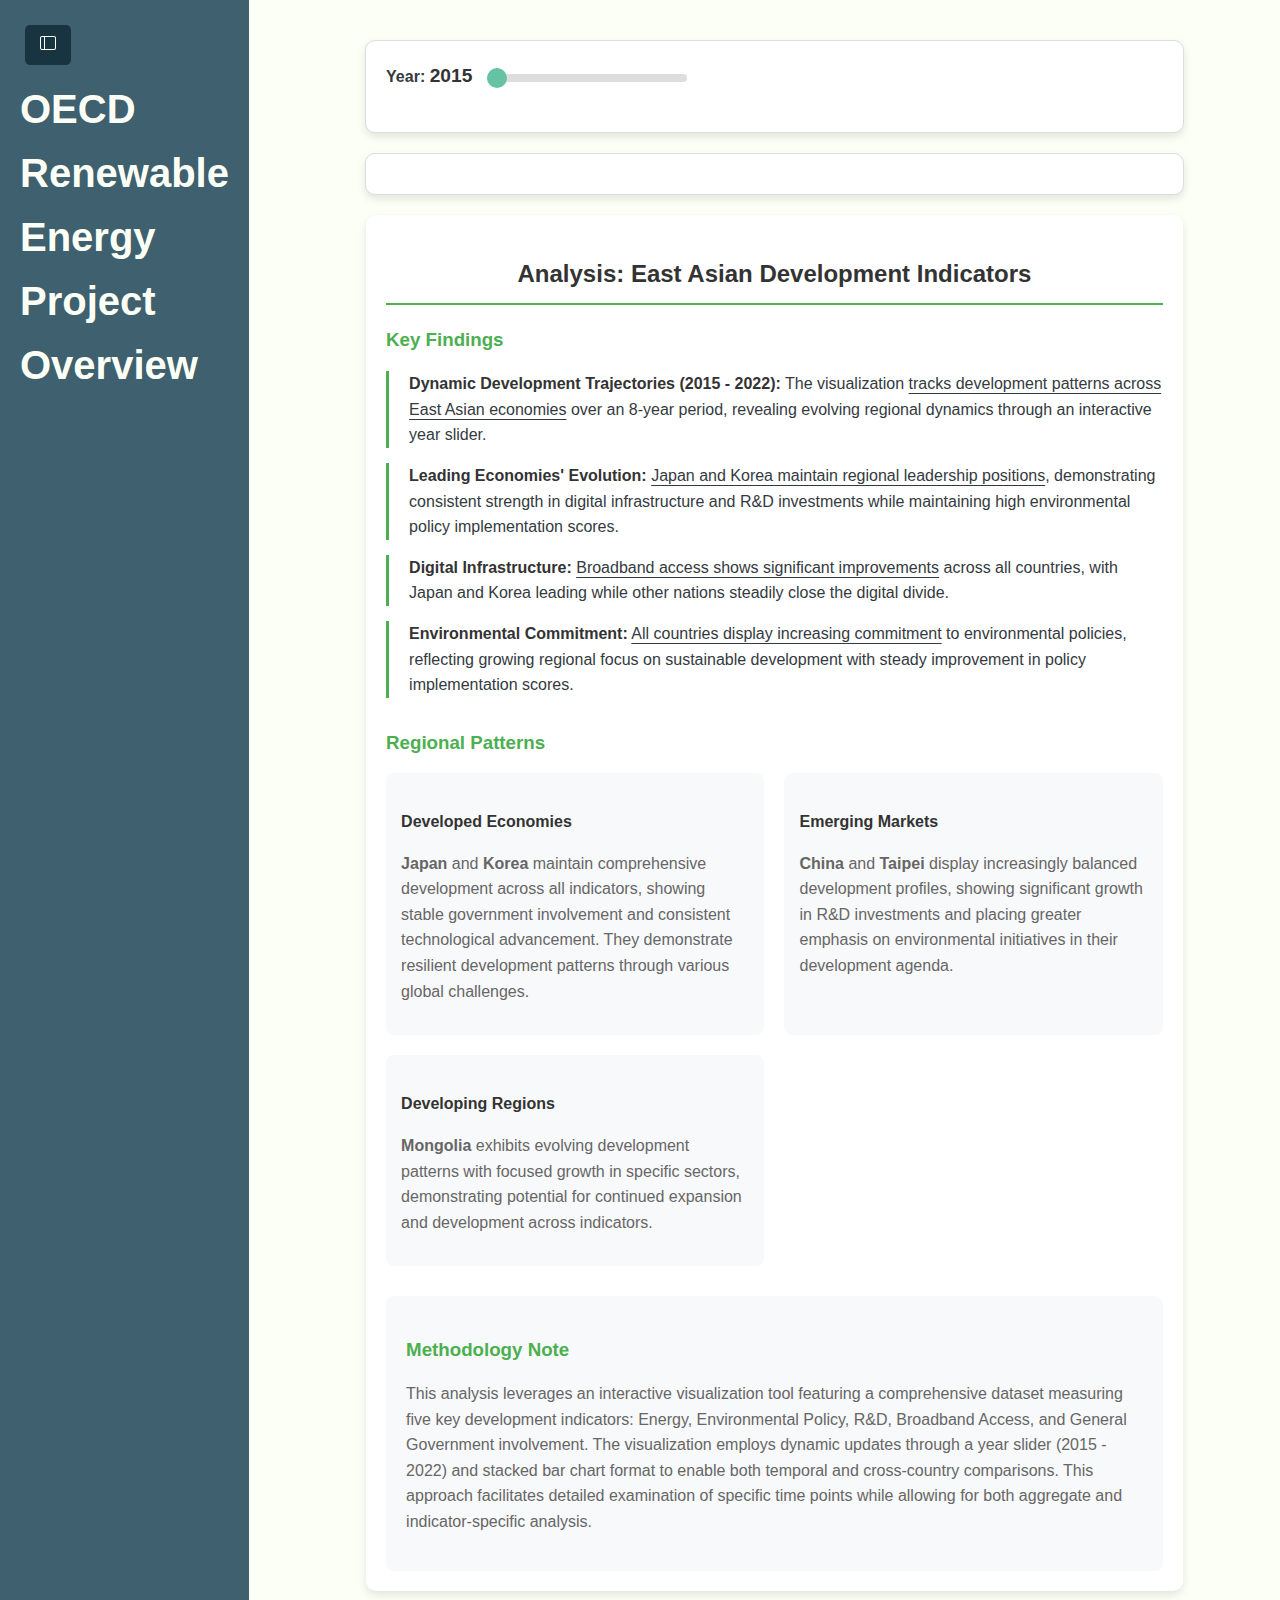
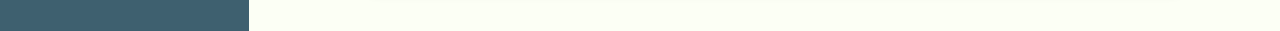
<file: chart.html>
<!DOCTYPE html>
<html lang="en">

<head>
	<meta charset="UTF-8" />
	<meta name="viewport" content="width=device-width, initial-scale=1.0">
	<meta name="description" content="Data Visualisation" />
	<meta name="keywords" content="HTML, CSS, D3" />
	<meta name="author" content="Lee Jia Wei" />

	<title>East Asian Countries Development Indicators</title>
	<script src="https://d3js.org/d3.v6.min.js"></script>
	<link rel="stylesheet" href="./css/style.css">
	<link rel="stylesheet" href="./css/chart.css">
	<script src="./js/index.js"></script>
</head>

<body>
	<header class="headerindex">
		<h1>OECD Renewable Energy Project Overview</h1>
		<button class="toggle-btn" onclick="toggleSidebar()">
			<svg xmlns="http://www.w3.org/2000/svg" width="16" height="16" fill="currentColor" class="bi bi-layout-sidebar"
				viewBox="0 0 16 16">
				<path
					d="M0 3a2 2 0 0 1 2-2h12a2 2 0 0 1 2 2v10a2 2 0 0 1-2 2H2a2 2 0 0 1-2-2zm5-1v12h9a1 1 0 0 0 1-1V3a1 1 0 0 0-1-1zM4 2H2a1 1 0 0 0-1 1v10a1 1 0 0 0 1 1h2z" />
			</svg>
		</button>
	</header>

	<!-- The actual nav element is replaced by JavaScript and loading nav.html-->
	<nav></nav>

	<div class="overlay" onclick="toggleSidebar()"></div>

	<main>
		<div class="chart-container">
			<div id="year-slider-container">
				<label for="year-slider">Year: <span id="year-label">2015</span></label>
				<input type="range" id="year-slider" min="2015" max="2022" value="2015" step="1">
			</div>
			<div id="chart"></div>
		</div>
		<div id="lineChart" class="chart-container-renewable"></div>

		<!-- Analysis Section -->
		<div class="analysis-container">
			<h2 class="main-title">Analysis: East Asian Development Indicators</h2>
		
			<div class="key-findings">
				<h3 class="section-title">Key Findings</h3>
				<ul class="section-list">
					<li class="section-list-item"><strong>Dynamic Development Trajectories (2015 - 2022):</strong> The visualization <u>tracks development patterns across East Asian economies</u> over an 8-year period, revealing evolving regional dynamics through an interactive year slider.</li>
					<li class="section-list-item"><strong>Leading Economies' Evolution:</strong> <u>Japan and Korea maintain regional leadership positions</u>, demonstrating consistent strength in digital infrastructure and R&D investments while maintaining high environmental policy implementation scores.</li>
					<li class="section-list-item"><strong>Digital Infrastructure:</strong> <u>Broadband access shows significant improvements</u> across all countries, with Japan and Korea leading while other nations steadily close the digital divide.</li>
					<li class="section-list-item"><strong>Environmental Commitment:</strong> <u>All countries display increasing commitment</u> to environmental policies, reflecting growing regional focus on sustainable development with steady improvement in policy implementation scores.</li>
				</ul>
			</div>
		
			<div class="detailed-analysis">
				<h3 class="section-title">Regional Patterns</h3>
				
				<div class="grid-layout">
					<div class="grid-item">
						<h4 class="subsection-title">Developed Economies</h4>
						<p class="subsection-item"><strong>Japan</strong> and <strong>Korea</strong> maintain comprehensive development across all indicators, showing stable government involvement and consistent technological advancement. They demonstrate resilient development patterns through various global challenges.</p>
					</div>
		
					<div class="grid-item">
						<h4 class="subsection-title">Emerging Markets</h4>
						<p class="subsection-item"><strong>China</strong> and <strong>Taipei</strong> display increasingly balanced development profiles, showing significant growth in R&D investments and placing greater emphasis on environmental initiatives in their development agenda.</p>
					</div>
		
					<div class="grid-item">
						<h4 class="subsection-title">Developing Regions</h4>
						<p class="subsection-item"><strong>Mongolia</strong> exhibits evolving development patterns with focused growth in specific sectors, demonstrating potential for continued expansion and development across indicators.</p>
					</div>
				</div>
			</div>
		
			<div class="methodology">
				<h3 class="section-title">Methodology Note</h3>
				<p class="subsection-item">This analysis leverages an interactive visualization tool featuring a comprehensive dataset measuring five key development indicators: Energy, Environmental Policy, R&D, Broadband Access, and General Government involvement. The visualization employs dynamic updates through a year slider (2015 - 2022) and stacked bar chart format to enable both temporal and cross-country comparisons. This approach facilitates detailed examination of specific time points while allowing for both aggregate and indicator-specific analysis.</p>
			</div>
		</div>
	</main>

	<script src="./js/chart.js"></script>
	<script src="./js/index.js"></script>
</body>

</html>
</file>
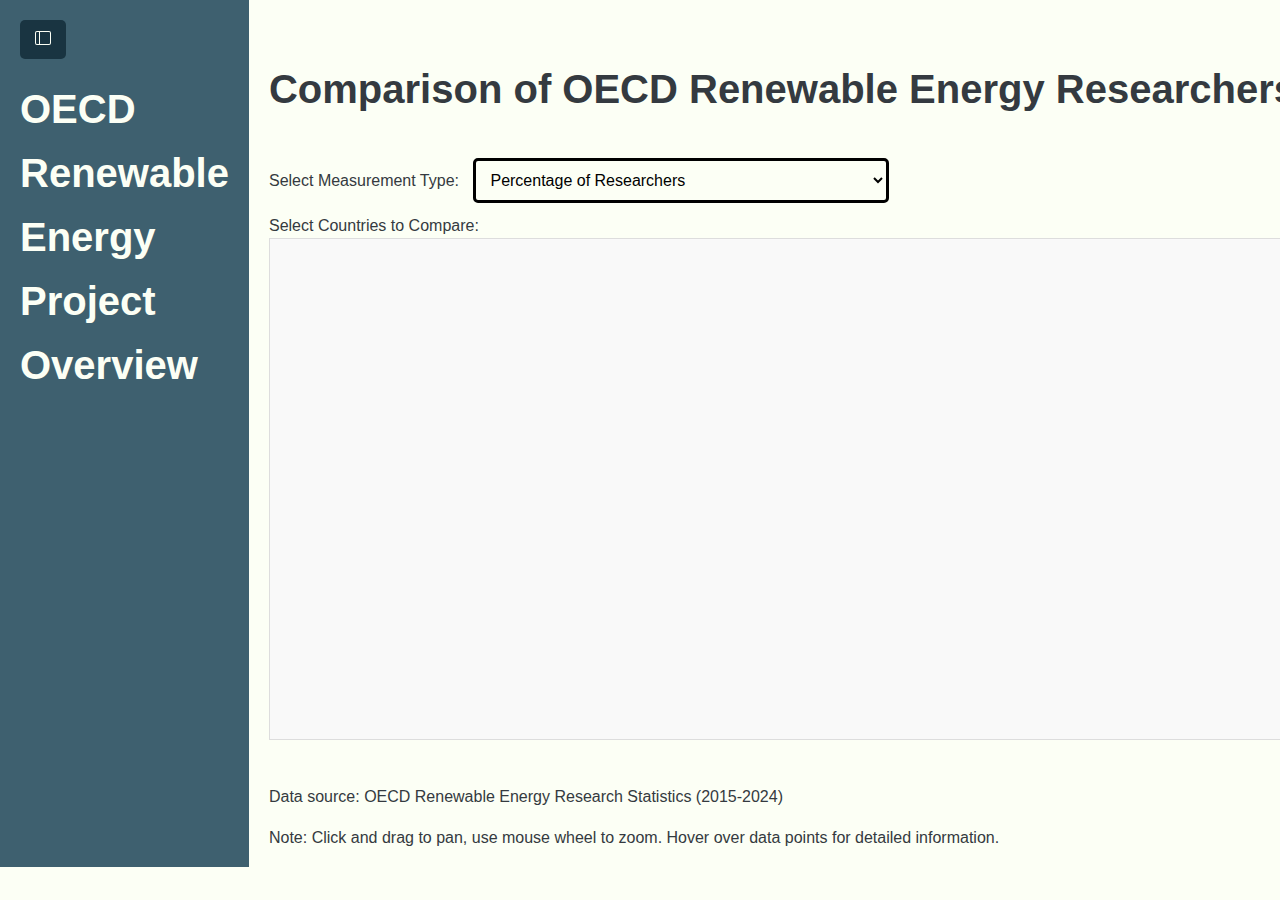
<file: compare.html>
<!DOCTYPE html>
<html lang="en">

<head>
    <meta charset="UTF-8">
    <meta name="viewport" content="width=device-width, initial-scale=1.0">
    <title>OECD Renewable Energy Research Comparison</title>
    <script src="https://d3js.org/d3.v7.min.js"></script>
    <link rel="stylesheet" href="./css/style.css">
    <script src="./js/index.js"></script>
    <link rel="stylesheet" href="./css/compare.css">
    <meta name="keywords" content="HTML, CSS, D3" />
    <meta name="author" content="Lin Poh Seng" />
</head>

<body>
    <header class="headerindex">
        <h1>OECD Renewable Energy Project Overview</h1>
        <button class="toggle-btn" onclick="toggleSidebar()">
            <svg xmlns="http://www.w3.org/2000/svg" width="16" height="16" fill="currentColor" class="bi bi-layout-sidebar"
                viewBox="0 0 16 16">
                <path
                    d="M0 3a2 2 0 0 1 2-2h12a2 2 0 0 1 2 2v10a2 2 0 0 1-2 2H2a2 2 0 0 1-2-2zm5-1v12h9a1 1 0 0 0 1-1V3a1 1 0 0 0-1-1zM4 2H2a1 1 0 0 0-1 1v10a1 1 0 0 0 1 1h2z" />
            </svg>
        </button>
    </header>
    
    <!-- The actual nav element is replaced by JavaScript and loading nav.html-->
	<nav></nav>
    
    <div class="overlay" onclick="toggleSidebar()"></div>

    <div class="container" style="padding-left: 20px;">
        <h1 class="chart-title">Comparison of OECD Renewable Energy Researchers</h1>

        <div class="controls">
            <div class="measurement-select">
                <label for="measurement-select">Select Measurement Type:</label>
                <select id="measurement-select">
                    <option value="PC_RESEARCHER">Percentage of Researchers</option>
                    <option value="PC_NATIONAL">Percentage of National Total</option>
                    <option value="HEADCOUNT">Headcount (RESEARCHER & GOVRESEARCHER)</option>
                    <option value="1000EMPLOYED">Researchers per 1000 Employed</option>
                </select>
            </div>

            <div>
                <label>Select Countries to Compare:</label>
                <div id="location-filters" style="display: flex;"></div>
            </div>
        </div>

        <div class="chart-container">
            <svg id="chart" width="1150" height="500"></svg>
            <div id="tooltip" class="tooltip"></div>
        </div>

        <div id="legend" class="legend"></div>

        <div class="chart-footer">
            <p>Data source: OECD Renewable Energy Research Statistics (2015-2024)</p>
            <p>Note: Click and drag to pan, use mouse wheel to zoom. Hover over data points for detailed information.
            </p>
        </div>
    </div>

    <script src="./js/compare.js"></script>
</body>

</html>
</file>
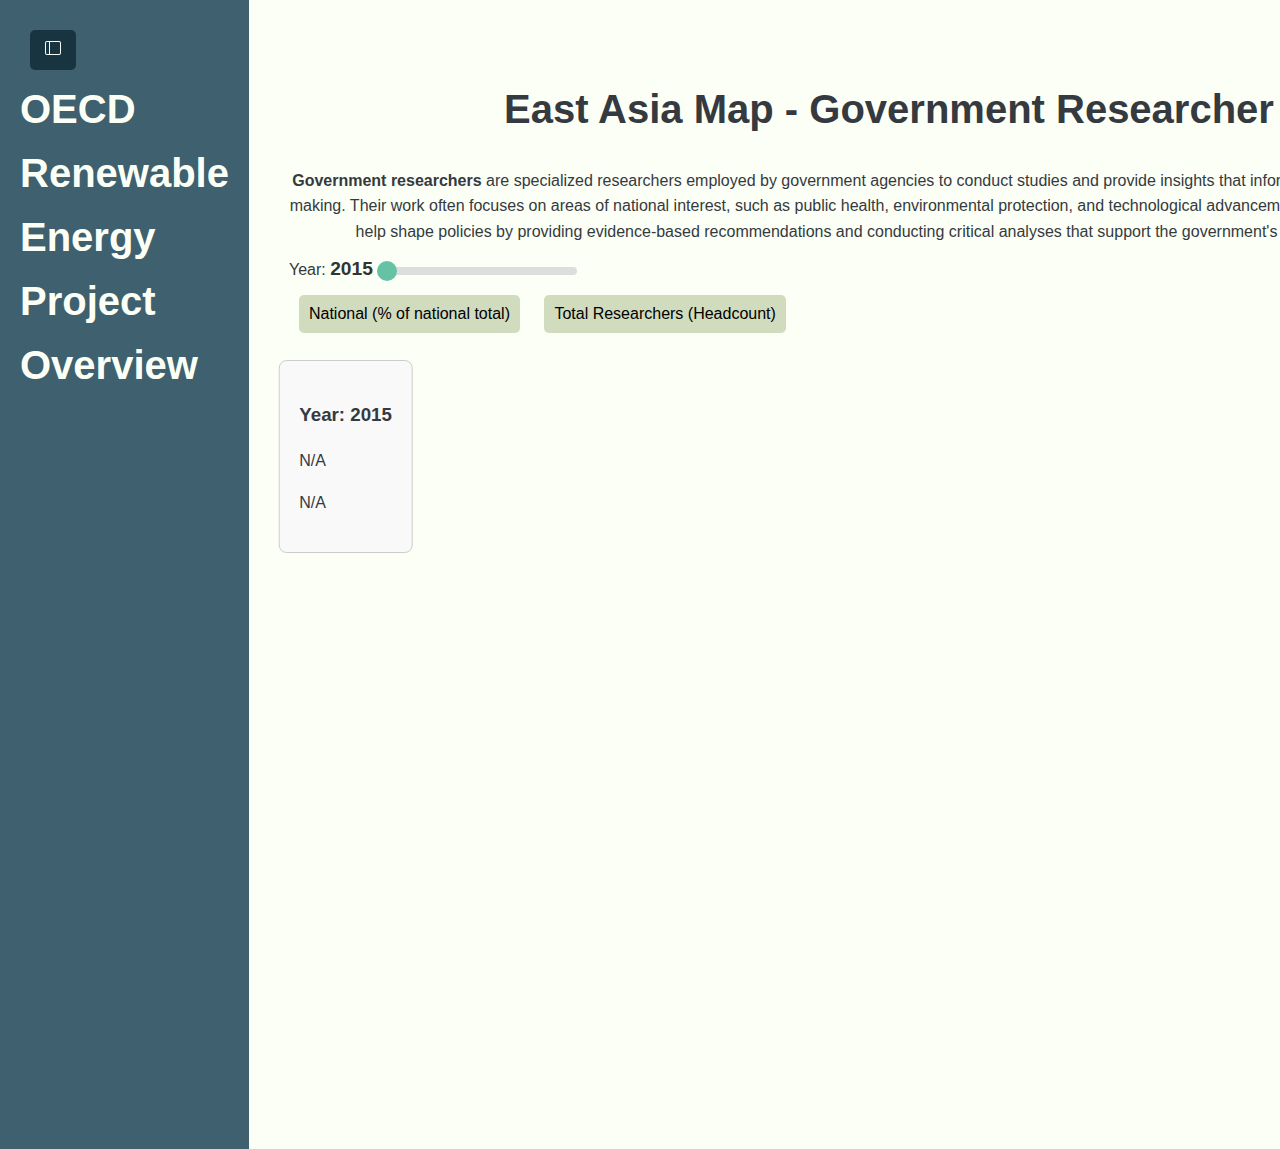
<file: Map_Government.html>
<!DOCTYPE html>
    <html lang="en">

    <head>
        <meta charset="UTF-8">
        <meta name="viewport" content="width=device-width, initial-scale=1.0">
        <meta name="keywords" content="HTML, CSS, D3" />
        <meta name="author" content="Lin Poh Seng" />
        <title>East Asia Map - Government Researcher</title>
        <script src="https://d3js.org/d3.v7.min.js"></script>
        <link rel="stylesheet" href="./css/style.css">
        <script src="./js/index.js"></script>
        <link rel="stylesheet" href="./css/map_government.css"> <!-- Link to external CSS if you have one -->
    </head>

    <body>
        <header class="headerindex">
            <h1>OECD Renewable Energy Project Overview</h1>
            <button class="toggle-btn" onclick="toggleSidebar()">
                <svg xmlns="http://www.w3.org/2000/svg" width="16" height="16" fill="currentColor" class="bi bi-layout-sidebar"
                    viewBox="0 0 16 16">
                    <path
                        d="M0 3a2 2 0 0 1 2-2h12a2 2 0 0 1 2 2v10a2 2 0 0 1-2 2H2a2 2 0 0 1-2-2zm5-1v12h9a1 1 0 0 0 1-1V3a1 1 0 0 0-1-1zM4 2H2a1 1 0 0 0-1 1v10a1 1 0 0 0 1 1h2z" />
                </svg>
            </button>
        </header>
        
        <!-- The actual nav element is replaced by JavaScript and loading nav.html-->
	    <nav></nav>
        
        <div class="overlay" onclick="toggleSidebar()"></div>
        <main>
            <h1 style="text-align: center;">East Asia Map - Government Researcher</h1>
            <p style="text-align: center; margin-bottom: 10px;"><strong>Government researchers</strong> are specialized researchers employed by government agencies to conduct studies and provide
            insights that inform public policy and decision-making. Their work often focuses on areas of national interest, such as
            public health, environmental protection, and technological advancement. Government researchers help shape policies by
            providing evidence-based recommendations and conducting critical analyses that support the government's strategic
            objectives.</p>
            
            <!-- Slider to select year -->
            <div id="year-slider-container">
                <label for="year-slider">Year: <span id="year-label">2015</span></label>
                <input type="range" id="year-slider" min="2015" max="2022" value="2015" step="1">
            </div>
            
            <!-- Buttons to select MEASURE -->
            <div>
                <button id="pcResearcherBtn">National (% of national total)</button>
                <button id="headcountBtn">Total Researchers (Headcount)</button>
            </div>
            
            <svg id="mapSvg" width="1200" height="700"></svg> <!-- Added id to the SVG -->
            
            <div id="legend" style="text-align:center;justify-content:center; justify-items:center">
                <svg id="legendSvg" width="500" height="70"></svg>
            </div>
            
            <!-- Legend to display the country with the highest value -->
            <div class="legend" style="margin-top: 80px">
                <h3>Year: <span id="yearDisplay">2015</span></h3> <!-- Update this line -->
                <p><span id="highestCountry">N/A</span></p>
                <p><span id="highestValue">N/A</span></p>
            </div>
            
            <script src="./js/Map_Government.js"></script> <!-- Link to the external JS file -->
        </main>
    </body>
</html>
</file>
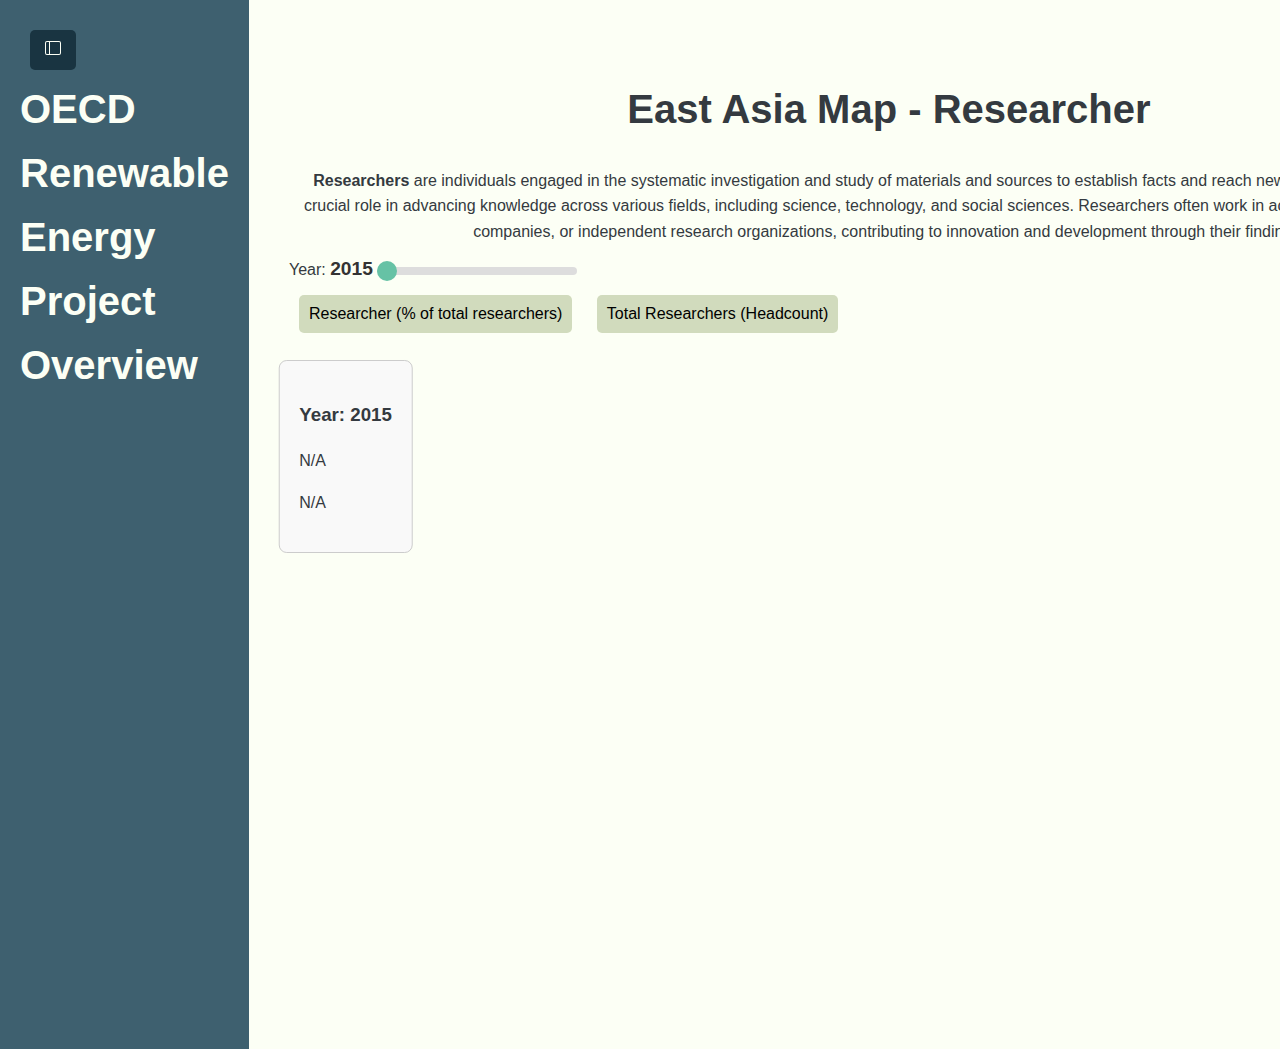
<file: Map_Research.html>
<!DOCTYPE html>
<html lang="en">

<head>
    <meta charset="UTF-8">
    <meta name="viewport" content="width=device-width, initial-scale=1.0">
    <title>East Asia Map - Researcher</title>
    <meta name="keywords" content="HTML, CSS, D3" />
    <meta name="author" content="Lin Poh Seng" />
    <script src="https://d3js.org/d3.v7.min.js"></script>
    <link rel="stylesheet" href="./css/style.css">
    <script src="./js/index.js"></script>
    <link rel="stylesheet" href="./css/map_research.css">
</head>

<body>
    <header class="headerindex">
        <h1>OECD Renewable Energy Project Overview</h1>
        <button class="toggle-btn" onclick="toggleSidebar()">
            <svg xmlns="http://www.w3.org/2000/svg" width="16" height="16" fill="currentColor"
                class="bi bi-layout-sidebar" viewBox="0 0 16 16">
                <path
                    d="M0 3a2 2 0 0 1 2-2h12a2 2 0 0 1 2 2v10a2 2 0 0 1-2 2H2a2 2 0 0 1-2-2zm5-1v12h9a1 1 0 0 0 1-1V3a1 1 0 0 0-1-1zM4 2H2a1 1 0 0 0-1 1v10a1 1 0 0 0 1 1h2z" />
            </svg>
        </button>
    </header>

    <!-- The actual nav element is replaced by JavaScript and loading nav.html-->
	<nav></nav>

    <div class="overlay" onclick="toggleSidebar()"></div>
    <main>
        <h1 style="text-align: center;">East Asia Map - Researcher</h1>
        
        <p style="text-align: center; margin-bottom: 10px;"><strong>Researchers</strong> are individuals engaged in the systematic investigation and study of materials and sources to establish
        facts and reach new conclusions. They play a crucial role in advancing knowledge across various fields, including
        science, technology, and social sciences. Researchers often work in academic institutions, private companies, or
        independent research organizations, contributing to innovation and development through their findings.</p>
        
        <!-- Slider to select year -->
        <div id="year-slider-container">
            <label for="year-slider">Year: <span id="year-label">2015</span></label>
            <input type="range" id="year-slider" min="2015" max="2022" value="2015" step="1">
        </div>

        <!-- Buttons to select MEASURE -->
        <div class="button-group">
            <button id="pcResearcherBtn">Researcher (% of total researchers)</button>
            <button id="headcountBtn">Total Researchers (Headcount)</button>
        </div>

        <!-- Map container -->
        <div id="map-container">
            <svg id="mapSvg" width="1200" height="600"></svg>
        </div>

        <!-- Legend container -->
        <div id="legend" style="text-align:center; justify-content:center; justify-items:center;">
            <svg id="legendSvg" width="500" height="70"></svg>
        </div>

        <!-- Country with the highest value -->
        <div class="legend"
            style="margin-top: 80px; padding: 20px; border: 1px solid #ccc; border-radius: 8px; background-color: #f9f9f9;">
            <h3>Year: <span id="yearDisplay">2015</span></h3>
            <p><span id="highestCountry">N/A</span></p>
            <p><span id="highestValue">N/A</span></p>
        </div>

        <script src="./js/Map_Research.js"></script> <!-- Link to your JS file -->
    </main>
</body>

</html>
</file>
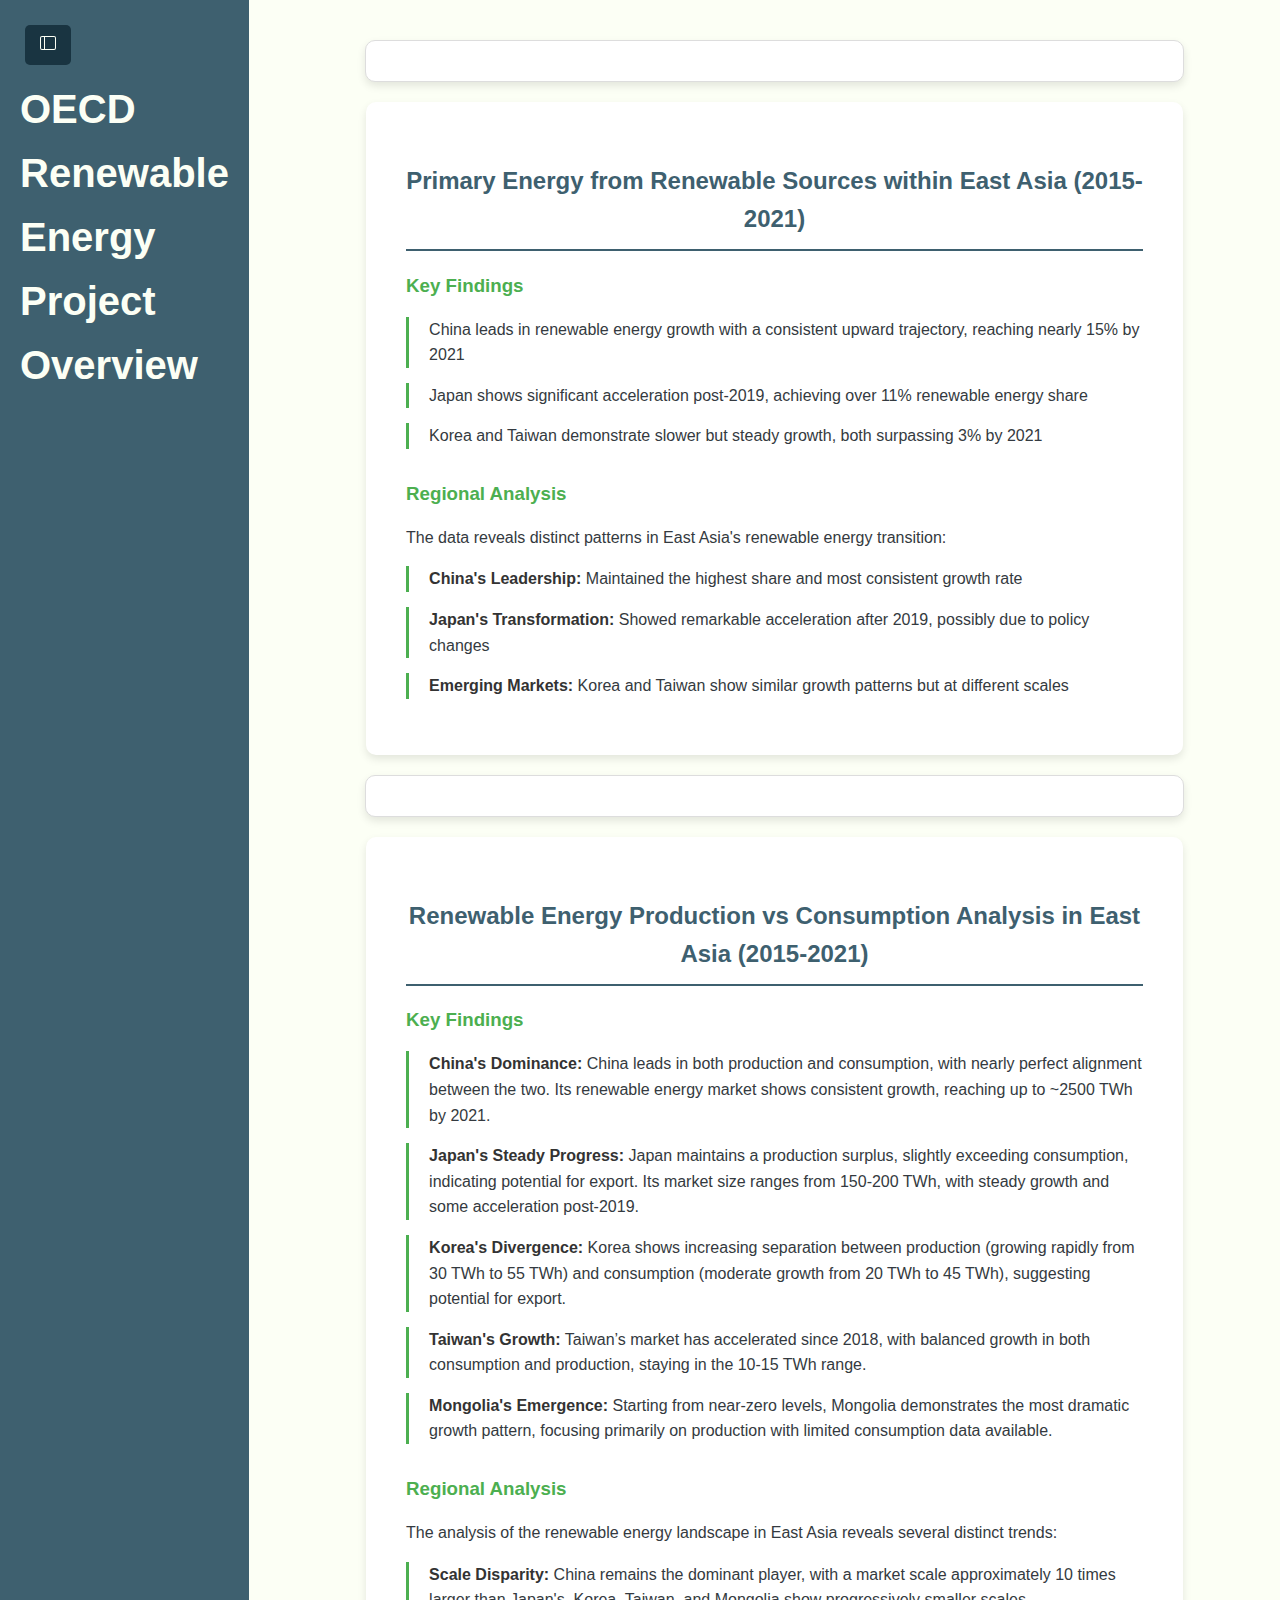
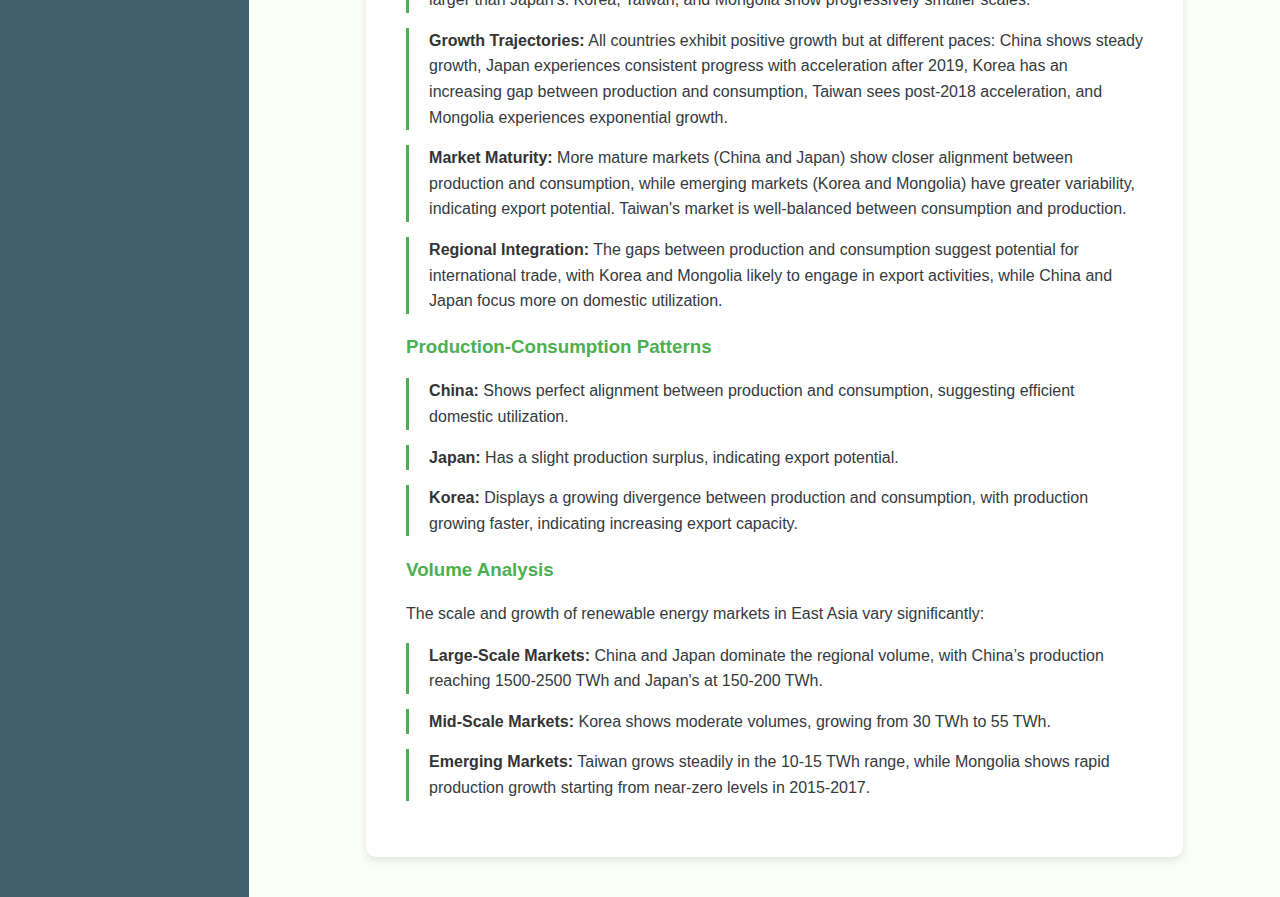
<file: renewable-linechart.html>
<!DOCTYPE html>
<html lang="en">

<head>
	<meta charset="UTF-8" />
	<meta name="viewport" content="width=device-width, initial-scale=1.0">
	<meta name="description" content="Data Visualisation" />
	<meta name="keywords" content="HTML, CSS, D3" />
	<meta name="author" content="Lee Jia Wei" />

	<title>Renewable Energy Trends & Comparison</title>
	<script src="https://d3js.org/d3.v6.min.js"></script>
	<link rel="stylesheet" href="./css/style.css">
	<link rel="stylesheet" href="./css/chart.css">
	<script src="./js/index.js"></script>
</head>

<body>
	<header class="headerindex">
		<h1>OECD Renewable Energy Project Overview</h1>
		<button class="toggle-btn" onclick="toggleSidebar()">
			<svg xmlns="http://www.w3.org/2000/svg" width="16" height="16" fill="currentColor" class="bi bi-layout-sidebar"
				viewBox="0 0 16 16">
				<path
					d="M0 3a2 2 0 0 1 2-2h12a2 2 0 0 1 2 2v10a2 2 0 0 1-2 2H2a2 2 0 0 1-2-2zm5-1v12h9a1 1 0 0 0 1-1V3a1 1 0 0 0-1-1zM4 2H2a1 1 0 0 0-1 1v10a1 1 0 0 0 1 1h2z" />
			</svg>
		</button>
	</header>

	<!-- The actual nav element is replaced by JavaScript and loading nav.html-->
	<nav></nav>

	<div class="overlay" onclick="toggleSidebar()"></div>

	<main>
    <div class="chart-container">
		<div id="chart"></div>
	</div>

		<!-- Analysis Section -->
		<div class="analysis-container">
			<div class="analysis-section">
				<h2>Primary Energy from Renewable Sources within East Asia (2015-2021)</h2>
				
				<div class="key-findings">
						<h3 class="section-title">Key Findings</h3>
						<ul class="section-list">
							<li class="section-list-item">China leads in renewable energy growth with a consistent upward trajectory, reaching nearly 15% by 2021</li>
							<li class="section-list-item">Japan shows significant acceleration post-2019, achieving over 11% renewable energy share</li>
							<li class="section-list-item">Korea and Taiwan demonstrate slower but steady growth, both surpassing 3% by 2021</li>
						</ul>
				</div>

				<div class="key-stat">
					<h3 class="section-title">Regional Analysis</h3>
					<p>The data reveals distinct patterns in East Asia's renewable energy transition:</p>
					<ul class="section-list">
						<li class="section-list-item"><strong>China's Leadership:</strong> Maintained the highest share and most consistent growth rate</li>
						<li class="section-list-item"><strong>Japan's Transformation:</strong> Showed remarkable acceleration after 2019, possibly due to policy changes</li>
						<li class="section-list-item"><strong>Emerging Markets:</strong> Korea and Taiwan show similar growth patterns but at different scales</li>
					</ul>
				</div>
			</div>
		</div>

		<div class="chart-container">
			<div id="consumptionProductionChart"></div>
		</div>

		<!-- Analysis Section -->
		<div class="analysis-container">
			<div class="analysis-section">
				<h2>Renewable Energy Production vs Consumption Analysis in East Asia (2015-2021)</h2>
				
				<div class="key-findings">
					<h3 class="section-title">Key Findings</h3>
					<ul class="section-list">
						<li class="section-list-item"><strong>China's Dominance:</strong> China leads in both production and consumption, with nearly perfect alignment between the two. Its renewable energy market shows consistent growth, reaching up to ~2500 TWh by 2021.</li>
						<li class="section-list-item"><strong>Japan's Steady Progress:</strong> Japan maintains a production surplus, slightly exceeding consumption, indicating potential for export. Its market size ranges from 150-200 TWh, with steady growth and some acceleration post-2019.</li>
						<li class="section-list-item"><strong>Korea's Divergence:</strong> Korea shows increasing separation between production (growing rapidly from 30 TWh to 55 TWh) and consumption (moderate growth from 20 TWh to 45 TWh), suggesting potential for export.</li>
						<li class="section-list-item"><strong>Taiwan's Growth:</strong> Taiwan’s market has accelerated since 2018, with balanced growth in both consumption and production, staying in the 10-15 TWh range.</li>
						<li class="section-list-item"><strong>Mongolia's Emergence:</strong> Starting from near-zero levels, Mongolia demonstrates the most dramatic growth pattern, focusing primarily on production with limited consumption data available.</li>
					</ul>
				</div>

				<div class="key-stat">
					<h3 class="section-title">Regional Analysis</h3>
					<p>The analysis of the renewable energy landscape in East Asia reveals several distinct trends:</p>
					<ul class="section-list">
						<li class="section-list-item"><strong>Scale Disparity:</strong> China remains the dominant player, with a market scale approximately 10 times larger than Japan's. Korea, Taiwan, and Mongolia show progressively smaller scales.</li>
						<li class="section-list-item"><strong>Growth Trajectories:</strong> All countries exhibit positive growth but at different paces: China shows steady growth, Japan experiences consistent progress with acceleration after 2019, Korea has an increasing gap between production and consumption, Taiwan sees post-2018 acceleration, and Mongolia experiences exponential growth.</li>
						<li class="section-list-item"><strong>Market Maturity:</strong> More mature markets (China and Japan) show closer alignment between production and consumption, while emerging markets (Korea and Mongolia) have greater variability, indicating export potential. Taiwan's market is well-balanced between consumption and production.</li>
						<li class="section-list-item"><strong>Regional Integration:</strong> The gaps between production and consumption suggest potential for international trade, with Korea and Mongolia likely to engage in export activities, while China and Japan focus more on domestic utilization.</li>
					</ul>
				</div>

				<div class="key-stat">
					<h3 class="section-title">Production-Consumption Patterns</h3>
					<ul class="section-list">
						<li class="section-list-item"><strong>China:</strong> Shows perfect alignment between production and consumption, suggesting efficient domestic utilization.</li>
						<li class="section-list-item"><strong>Japan:</strong> Has a slight production surplus, indicating export potential.</li>
						<li class="section-list-item"><strong>Korea:</strong> Displays a growing divergence between production and consumption, with production growing faster, indicating increasing export capacity.</li>
					</ul>
				</div>

				<div class="key-stat">
					<h3 class="section-title">Volume Analysis</h3>
					<p>The scale and growth of renewable energy markets in East Asia vary significantly:</p>
					<ul class="section-list">
						<li class="section-list-item"><strong>Large-Scale Markets:</strong> China and Japan dominate the regional volume, with China’s production reaching 1500-2500 TWh and Japan's at 150-200 TWh.</li>
						<li class="section-list-item"><strong>Mid-Scale Markets:</strong> Korea shows moderate volumes, growing from 30 TWh to 55 TWh.</li>
						<li class="section-list-item"><strong>Emerging Markets:</strong> Taiwan grows steadily in the 10-15 TWh range, while Mongolia shows rapid production growth starting from near-zero levels in 2015-2017.</li>
					</ul>
				</div>
			</div>
		</div>

    <script src="./js/renewable-trends.js"></script>
		<script src="./js/renewable-comparison.js"></script>
	</main>
</body>
</html>
</file>
<file: css/style.css>
body {
    font-family: 'Arial', sans-serif;
    line-height: 1.6;
    margin: 0;
    background-color: #FCFFF5;
    color: #343a40;
    display: flex;
    overflow-x: hidden;
}

.headerresearchindex {
    background: #3E606F;
    color: #FCFFF5;
    padding: 20px;
    width: 250px;
    z-index: 10;
    position: relative;
}

.headerindex {
    background: #3E606F;
    color: #FCFFF5;
    padding: 20px;
    width: 300px;
    z-index: 10;
    position: relative;
}

h1 {
    font-size: 2.5em;
    padding-top: 30px;

}

/* Sidebar styles */
nav {
    background: #343a40;
    color: #FCFFF5;
    padding: 15px;
    width: 250px;
    height: 100vh;
    position: fixed;
    overflow-y: auto;
    transform: translateX(-100%);
    transition: transform 0.2s ease;
    z-index: 1000;
}

nav.visible {
    transform: translateX(0);
}

nav a {
    color: #FCFFF5;
    text-decoration: none;
    display: block;
    padding: 10px;
    transition: background 0.3s;
}

nav a:hover {
    background: #3E606F;
}

main {
    margin-left: 20px;
    padding: 20px;
    flex-grow: 1;
}

.overlay {
    position: fixed;
    top: 0;
    left: 0;
    width: 100vw;
    height: 100vh;
    background: rgba(0, 0, 0, 0.6);
    z-index: 999;
    display: none;
}

.overlay.active {
    display: block;
}

h2 {
    color: #3E606F;
    border-bottom: 2px solid #3E606F;
    padding-bottom: 10px;
    text-align: center;
}

#navHeader {
    color: #e2dede;
}

/* Section */
section {
    background: #FCFFF5;
    padding: 20px;
    margin: 20px 0;
    border-radius: 8px;
    box-shadow: 0 4px 8px rgba(0, 0, 0, 0.2);
}

.objectives {
    display: grid;
    grid-template-columns: repeat(auto-fill, minmax(300px, 1fr));
    gap: 20px;
    margin: 10px;
}

.objective {
    background: #FCFFF5;
    border: 1px solid #3E606F;
    border-radius: 8px;
    padding: 15px;
    transition: transform 0.2s;
}

.objective:hover {
    transform: scale(1.05);
}

footer {
    text-align: center;
    padding: 10px;
    background: #193441;
    color: #FCFFF5;
    position: relative;
    bottom: 0;
    width: 100%;
}

.toggle-btn {
    position: fixed;
    left: 20px;
    top: 20px;
    background: #193441;
    color: #FCFFF5;
    border: none;
    padding: 10px 15px;
    cursor: pointer;
    border-radius: 5px;
    z-index: 1001;
}

.toggle-btn:hover {
    background: #D1DBBD;
    color: black;
}

.intro-content {
    display: flex;
    align-items: center;
    /* Align items vertically center */
    gap: 20px;
    /* Space between text and image */
}

.intro-content p {
    flex: 1;
    /* Allow the text to take up available space */
}

.imageintro {
    width: 1200px;
    /* Set the width of the image */
    height: 700px;
    /* Maintain the aspect ratio */
    border-radius: 8px;
    /* Optional styling */
}

#mapContainer {
    width: 100%;
    height: 1000px;
}

.button {
    margin: 10px;
    padding: 10px;
    font-size: 16px;
    background: #D1DBBD;
    border: none;
    border-radius: 5px;
}

.button:hover {
    margin: 10px;
    padding: 10px;
    font-size: 16px;
    background: #91AA9D;
    border: none;
    border-radius: 5px;
}

a{
    color: #FCFFF5;
    text-decoration: none;
}

/* Style for the dropdown container */
.dropdown {
    position: relative;
    display: inline-block;
}

/* Style for the dropdown button */
.dropdown-btn {
    font-size: 16px;
    color: #FCFFF5;
    padding-left: 10px;
    cursor: pointer;
    text-decoration: none;
    padding: 10px;
    display: block;
}

/* Style for the dropdown content */
.dropdown-content {
    display: none;
    /* Initially hidden */
    position: absolute;
    background-color: #FCFFF5;
    min-width: 250px;
    box-shadow: 0px 8px 16px rgba(0, 0, 0, 0.2);
    z-index: 1;
}

/* Dropdown links */
.dropdown-content a {
    color: black;
    padding: 10px;
    text-decoration: none;
    display: block;
}

.dropdown-content a:hover {
    background-color: #3E606F;
}

.dropdown:hover .dropdown-content {
    display: block;
    background-color: #FCFFF5;
}

.dropdown:hover .dropdown-btn {
    color: #91AA9D;
}

#year-slider-container {
    width: 80%;
}

#year-slider {
    width: 100%;
    max-width: 200px;
    margin: 10px 0;
}

/* Slider styling */
input[type="range"] {
    -webkit-appearance: none;
    appearance: none;
    height: 8px;
    background: #ddd;
    border-radius: 4px;
    outline: none;
}

/* Slider thumb */
input[type="range"]::-webkit-slider-thumb {
    -webkit-appearance: none;
    appearance: none;
    width: 20px;
    height: 20px;
    background: #66c2a5;
    border-radius: 50%;
    cursor: pointer;
    transition: background .15s ease-in-out;
}

input[type="range"]::-moz-range-thumb {
    width: 20px;
    height: 20px;
    background: #66c2a5;
    border-radius: 50%;
    cursor: pointer;
    transition: background .15s ease-in-out;
}

/* Hover state */
input[type="range"]::-webkit-slider-thumb:hover {
    background: #00441b;
}

input[type="range"]::-moz-range-thumb:hover {
    background: #00441b;
}

/* Year label */
#year-label {
    font-size: 1.2em;
    font-weight: bold;
    color: #333;
}

/* Index Data Source */
#data-source {
    padding: 20px;
    border-radius: 8px;
    margin-top: 40px;
    box-shadow: 0 2px 10px rgba(0, 0, 0, 0.1);
}

#data-source h2 {
    font-size: 24px;
    color: #3E606F;
    margin-bottom: 10px;
    font-family: 'Arial', sans-serif;
}

#data-source p {
    font-size: 16px;
    color: #555;
    margin-bottom: 20px;
}

.section-list {
    list-style-type: none;
    padding: 0;
}

.section-list-item {
    font-size: 16px;
    margin-bottom: 15px;
    line-height: 1.6;
}

.section-list-item a {
    color: #1a73e8;
    text-decoration: none;
    font-weight: bold;
}

.section-list-item a:hover {
    text-decoration: underline;
}

.section-list-item strong {
    color: #333;
    font-weight: bold;
}

@media (max-width: 768px) {
    #data-source {
        padding: 15px;
    }

    #data-source h2 {
        font-size: 20px;
    }

    #data-source p {
        font-size: 14px;
    }

    .section-list-item {
        font-size: 14px;
    }
}

u {
    text-decoration: underline;
    text-underline-offset: 4px; /* Adjust the offset value as needed */
}
</file>
<file: css/chart.css>
button {
  background-color: #4CAF50;
  color: white;
  padding: 10px 20px;
  margin: 5px;
  border: none;
  border-radius: 5px;
  cursor: pointer;
  font-size: 16px;
}

button:hover {
  background-color: #45a049;
}

.chart-container {
  width: 80%;
  height: auto;
  background-color: white;
  border: 1px solid #ddd;
  border-radius: 10px;
  box-shadow: 0 4px 8px rgba(0, 0, 0, 0.1);
  padding: 20px;
  margin: 20px auto;
  position: relative;
}

.chart-container-renewable {
  width: 80%;
  height: auto;
  background-color: white;
  border: 1px solid #ddd;
  border-radius: 10px;
  box-shadow: 0 4px 8px rgba(0, 0, 0, 0.1);
  padding: 20px;
  margin: 20px auto;
  position: relative;
  justify-content: center;
  justify-items: center;
}

.controls {
  margin: 10px 0;
}

.controls select {
    padding: 5px;
    border-radius: 4px;
}

.tooltip {
  position: absolute;
  padding: 10px;
  background: white;
  border: 1px solid #ddd;
  border-radius: 4px;
  pointer-events: none;
  box-shadow: 0 2px 4px rgba(0,0,0,0.1);
  transform: translateX(-50%);
  z-index: 1000;
}

.tooltip-title {
  font-weight: bold;
  margin-bottom: 8px;
  border-bottom: 1px solid #ddd;
  padding-bottom: 4px;
}

.tooltip-value {
  display: flex;
  justify-content: space-between;
  margin: 4px 0;
}

.legend {
  font-size: 12px;
}

.legend-item {
  cursor: pointer;
  opacity: 1;
}

.legend-item:hover {
  opacity: 0.7;
}

.chart-title {
  font-size: 24px;
  font-weight: bold;
  text-anchor: middle;
}

.axis-label {
  font-size: 14px;
  fill: #666;
}

.bar {
  transition: opacity 0.2s;
}

.bar:hover {
  opacity: 0.8;
}

.comparison-controls {
  display: flex;
  align-items: center;
}

/* Make sure text remains readable at all sizes */
@media (max-width: 768px) {
  .chart-title {
      font-size: 18px;
  }
  
  .axis-label {
      font-size: 12px;
  }
  
  .legend text {
      font-size: 10px;
  }
}

#linechart {
  width: 100%;
  height: 100vh;
  display: flex;
  justify-content: center;
  align-items: center;
}
.lineChart-title {
  font-size: 18px;
  font-weight: bold;
  fill: #333;
}

.lineChartTooltip {
  position: absolute;
  background-color: #fff;
  border: 1px solid #ccc;
  border-radius: 4px;
  padding: 10px;
  font-size: 12px;
  pointer-events: none;
}
.lineChartTooltip-title {
  font-weight: bold;
  margin-bottom: 5px;
}
.lineChartTooltip-value {
  display: flex;
  justify-content: space-between;
}

/* Analysis Container */
.analysis-container {
  width: 80%;
  margin: 20px auto;
  padding: 20px;
  background-color: white;
  border-radius: 10px;
  box-shadow: 0 4px 8px rgba(0, 0, 0, 0.1);
}

/* Main Title */
.main-title {
  color: #333;
  margin-bottom: 20px;
  text-align: center;
  font-size: 24px;
  border-bottom: 2px solid #4CAF50;
  padding-bottom: 10px;
}

/* Section Titles */
.section-title {
  color: #4CAF50;
  margin-bottom: 15px;
}

.section-list {
  list-style-type: none;
  padding: 0;
}

.section-list-item {
  margin-bottom: 15px;
  padding-left: 20px;
  border-left: 3px solid #4CAF50;
}

/* Subsection Titles */
.subsection-title {
  color: #333;
  margin-bottom: 10px;
}

.subsection-item {
  color: #666;
  line-height: 1.6;
}

/* Key Findings Section */
.key-findings {
  margin-bottom: 30px;
}

/* Detailed Analysis Section */
.detailed-analysis {
  margin-bottom: 30px;
}

/* Grid Layout */
.grid-layout {
  display: grid;
  grid-template-columns: repeat(auto-fit, minmax(250px, 1fr));
  gap: 20px;
}

/* Grid Items */
.grid-item {
  background: #f8f9fa;
  padding: 15px;
  border-radius: 8px;
}

/* Methodology Section */
.methodology {
  background: #f8f9fa;
  padding: 20px;
  border-radius: 8px;
}

/* Footer */
.page-footer {
  text-align: center;
  margin-top: 20px;
  padding: 10px;
}

#year-slider-container {
  margin-bottom: 20px;
  font-weight: bold;
}

#year-slider {
  width: 200px;
  margin-left: 10px;
}

/* Renewable Energy Section */
.line {
  transition: opacity 0.2s;
}

.line:hover {
  opacity: 1 !important;
}

.analysis-section {
  padding: 20px;
  border-radius: 8px;
}

.grid line {
  stroke: #e0e0e0;
}

.annotation {
  font-size: 12px;
  fill: #666;
}
</file>
<file: css/compare.css>
.tooltip {
    position: absolute;
    text-align: center;
    padding: 5px;
    background: lightsteelblue;
    border: 1px solid #333;
    border-radius: 5px;
    pointer-events: none;
    opacity: 0;
}

#chart {
    border: 1px solid #ddd;
    background-color: #f9f9f9;
    margin-bottom: 20px;
}

.legend {
    display: flex;
    flex-direction: column;
    align-items: flex-start;
}

.legend-item {
    display: flex;
    align-items: center;
    margin: 5px 0;
}

.legend-color-box {
    width: 20px;
    height: 10px;
    margin-right: 8px;
}

#measurement-select {
    margin: 10px;
    padding: 10px;
    font-size: 16px;
    background: #FCFFF5;
    border: solid;
    border-radius: 5px;
}

/* Existing styles... */

/* Modal styles */
.modal {
    display: none;
    /* Hidden by default */
    position: fixed;
    /* Stay in place */
    z-index: 1;
    /* Sit on top */
    left: 0;
    top: 0;
    width: 100%;
    /* Full width */
    height: 100%;
    /* Full height */
    overflow: auto;
    /* Enable scroll if needed */
    background-color: rgb(0, 0, 0);
    /* Fallback color */
    background-color: rgba(0, 0, 0, 0.4);
    /* Black w/ opacity */
    padding-top: 60px;
    justify-content: center;
    justify-items: center;
}

.modal-content {
    background-color: #fefefe;
    margin: 5%;
    padding: 20px;
    border: 1px solid #888;
    width: 500px;
    justify-content: center;
    justify-items: center;
}

.close {
    color: #aaa;
    float: right;
    font-size: 28px;
    font-weight: bold;
}

.close:hover,
.close:focus {
    color: black;
    text-decoration: none;
    cursor: pointer;
}

.axis-label {
    font-size: 14px;
    fill: #333;
    /* 字体颜色 */
    font-family: Arial, sans-serif;
}
</file>
<file: css/map_government.css>
body {
    font-family: Arial, sans-serif;
}

.tooltip {
    position: fixed;
    text-align: center;
    width: auto;
    padding: 5px;
    font: 12px sans-serif;
    background: lightsteelblue;
    border: 0px;
    border-radius: 8px;
    pointer-events: none;
}

.legend {
    position: absolute;
    top: 280px;
    /* 距离页面顶部20px */
    left: 27%;
    transform: translateX(-50%);
    /* 水平居中 */
    padding: 20px;
    border: 1px solid #ccc;
    border-radius: 8px;
    background-color: #f9f9f9;
    z-index: 100;
}

select {
    margin: 10px;
    padding: 10px;
    font-size: 16px;
    background: #FCFFF5;
    border: solid;
    border-radius: 5px;
}

button {
    margin: 10px;
    padding: 10px;
    font-size: 16px;
    background: #D1DBBD;
    border: none;
    border-radius: 5px;
}

button:hover {
    margin: 10px;
    padding: 10px;
    font-size: 16px;
    background: #91AA9D;
    border: none;
    border-radius: 5px;
}
</file>
<file: css/map_research.css>
body {
    font-family: Arial, sans-serif;
}

.tooltip {
    position: absolute;
    text-align: center;
    width: auto;
    padding: 5px;
    font: 12px sans-serif;
    background: lightsteelblue;
    border: 0px;
    border-radius: 8px;
    pointer-events: none;
}

.legend {
    position: absolute;
    top: 280px;
    left: 27%;
    transform: translateX(-50%);
    padding: 20px;
    border: 1px solid #ccc;
    border-radius: 8px;
    background-color: #f9f9f9;
    z-index: 100;
}

select{
    margin: 10px;
    padding: 10px;
    font-size: 16px;
    background: #FCFFF5;
    border: solid;
    border-radius: 5px;
}

button {
    margin: 10px;
    padding: 10px;
    font-size: 16px;
    background: #D1DBBD;
    border: none;
    border-radius: 5px;
}

button:hover {
    margin: 10px;
    padding: 10px;
    font-size: 16px;
    background: #91AA9D;
    border: none;
    border-radius: 5px;
}
</file>
